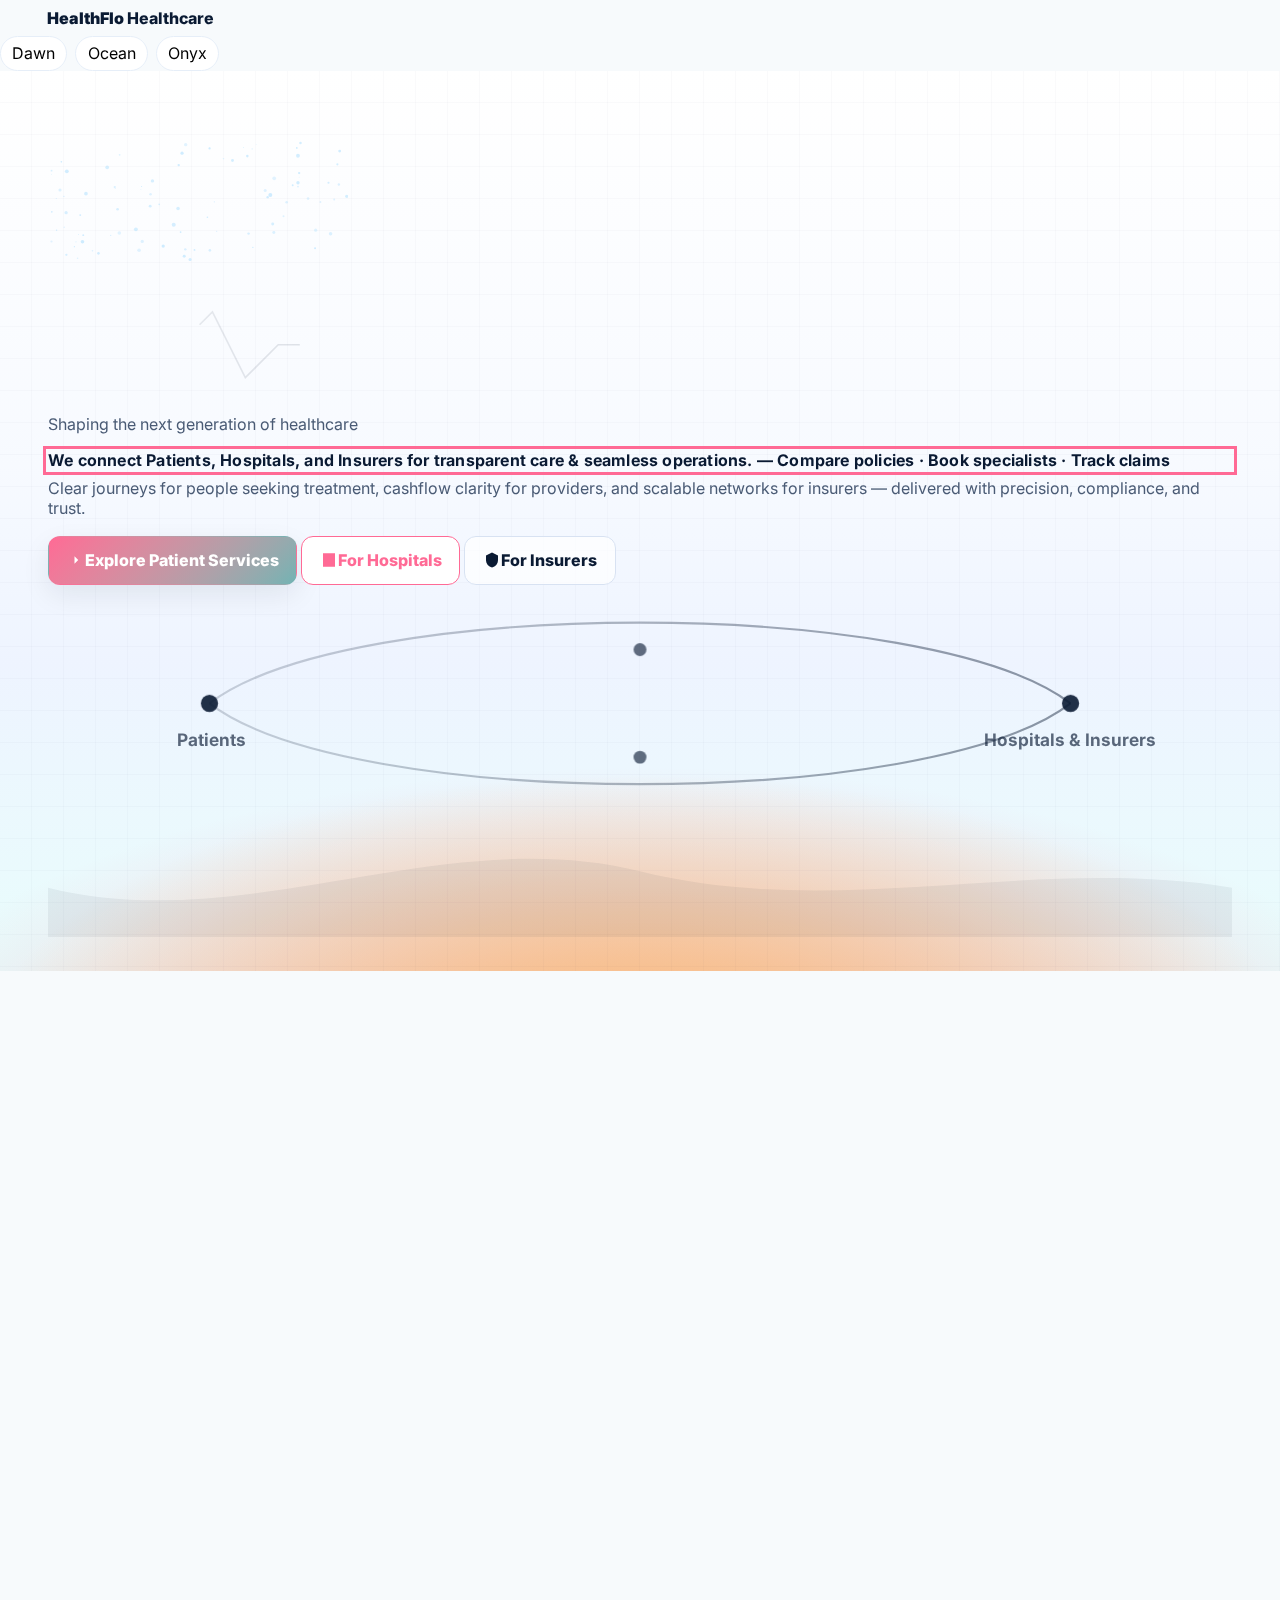
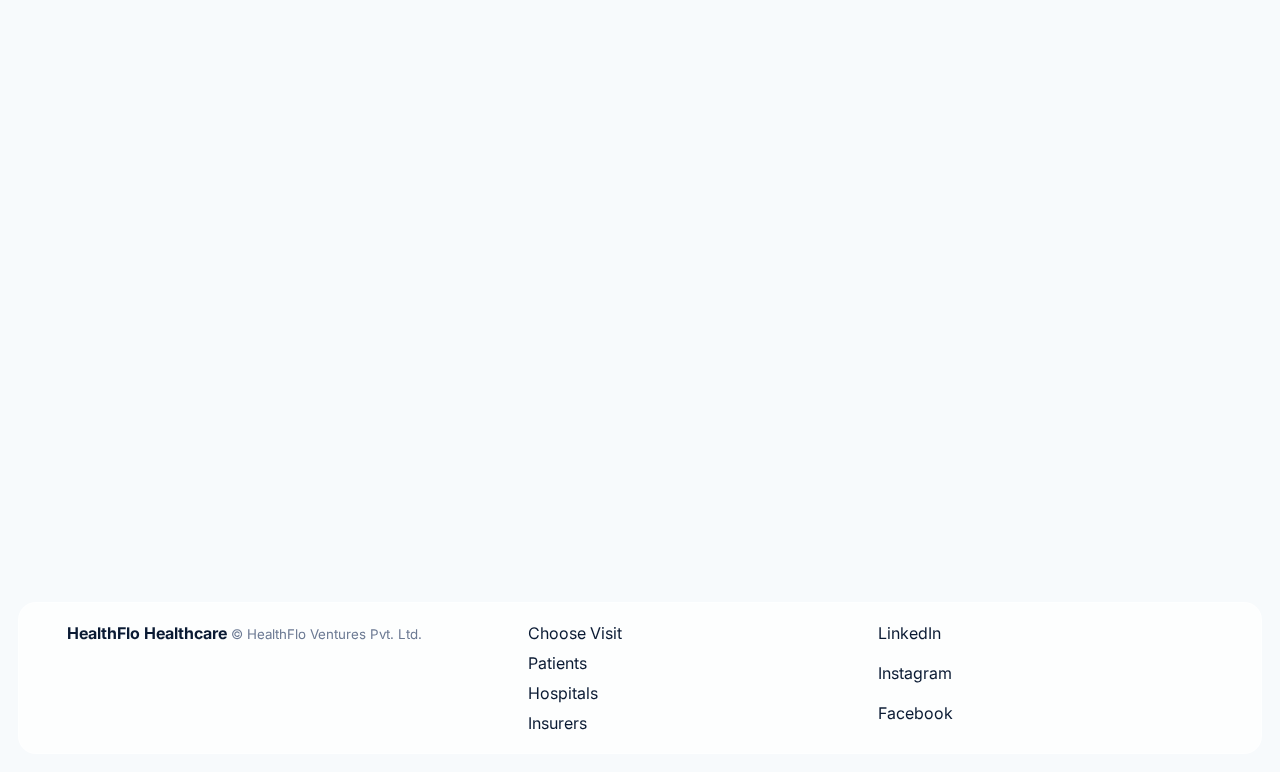
<file: index.html>
<!DOCTYPE html>
<html lang="en" class="no-js">
<head>
  <meta charset="utf-8" />
  <meta name="viewport" content="width=device-width,initial-scale=1,viewport-fit=cover" />
  <title>HealthFlo Healthcare — Marketplace & RCM</title>

  <!-- Fonts / Styles -->
  <link rel="preconnect" href="https://fonts.googleapis.com" />
  <link rel="preconnect" href="https://fonts.gstatic.com" crossorigin />
  <link href="https://fonts.googleapis.com/css2?family=Inter:wght@400;600;800&family=Manrope:wght@400;600;800&display=swap" rel="stylesheet" />
  <link rel="stylesheet" href="styles.css" />

  <meta name="theme-color" content="#0b1224" />
  <script>document.documentElement.classList.replace('no-js','js');</script>
</head>
<body class="theme-dawn">
  <!-- Background layers -->
  <div class="bg sun"></div>
  <div class="bg blend"></div>
  <div class="bg grid"></div>

  <!-- Includes (RELATIVE paths for GitHub Pages project sites) -->
  <div data-include="partials/header.html"></div>

  <!-- SPA outlet -->
  <main id="app" class="wrap" aria-live="polite">
    <noscript>
      <p style="padding:1rem;background:#1f2937;color:#fff;border-radius:12px">
        This site requires JavaScript. Please enable it to view the HealthFlo experience.
      </p>
    </noscript>
  </main>

  <div data-include="partials/footer.html"></div>

  <!-- Default route guard (so first load lands on Home) -->
  <script>
    (function () {
      if (!location.hash || location.hash === '#') {
        location.hash = '/home';
      }
    })();
  </script>

  <!-- App bootstrap (RELATIVE path) -->
  <script src="app.js" defer></script>
</body>
</html>
</file>
<file: styles.css>
/* =========================
   HealthFlo — Futuristic Landing v2
   Added: Cosmos theme, bigger choose cards, immersive slider,
   neon dash hover, blinking logo, richer animations, roomier layout
   ========================= */

/* Reset / base */
*,*::before,*::after{box-sizing:border-box}
html,body{margin:0;padding:0}
img,svg,video{max-width:100%;display:block}
button,input,select,textarea{font:inherit}
a{color:inherit;text-decoration:none}
:focus-visible{outline:3px solid var(--tone);outline-offset:2px}
html{scroll-behavior:smooth}

/* Tokens */
:root{
  --bg:#F7FAFC; --ink:#0A1A33; --sub:#4A5B75;
  --panel:rgba(255,255,255,.68); --glass-stroke:rgba(255,255,255,.55);
  --line:#E6EEF8; --soft:#F2F6FC;

  --blue:#0057FF; --teal:#00BFA6; --amber:#FFC107; --rose:#FF7A7A; --lime:#7ED957;

  --tone: var(--blue);
  --tone-soft: rgba(0,87,255,.08);

  --r-sm:12px; --r-md:16px; --r-lg:22px; --r-xl:28px;
  --sh1:0 10px 28px rgba(15,23,42,.08);
@@ -33,51 +33,53 @@ html{scroll-behavior:smooth}

/* THEME VARIANTS */
.theme-care{ --tone:#00BFA6; --tone-soft:rgba(0,191,166,.12) }
.theme-neon{ --tone:#7c5cff; --tone-soft:rgba(124,92,255,.14) }
.theme-dawn{ --tone:#FF6A95; --tone-soft:rgba(255,106,149,.12) }

/* NEW: COSMOS THEME — your requested token set */
.theme-cosmos{
  --bg: #050816;
  --ink: #f5f7fb;
  --sub: rgba(245,247,251,0.7);
  --panel: rgba(12,16,35,0.68);
  --glass-stroke: rgba(124,92,255,0.35);
  --line: rgba(124,92,255,0.25);
  --soft: rgba(124,92,255,0.10);
  --tone: #7c5cff;
  --tone-soft: rgba(124,92,255,.16);
}

/* Body / typography */
body{
  font-family: Inter, Manrope, system-ui, -apple-system, Segoe UI, Roboto, Noto Sans, Arial, sans-serif;
  color: var(--ink);
  background: var(--bg);
  overflow-x: hidden;
  scrollbar-width: none;
}
body::-webkit-scrollbar{display:none}
.wrap{max-width:1240px;margin-inline:auto;padding-inline:28px}
.main{padding-block:32px}
h1,h2,h3{margin:0 0 .5rem;line-height:1.2;letter-spacing:.2px}
h1{font-size:var(--fs-display)} h2{font-size: clamp(1.8rem, 2.8vw, 2.4rem)} h3{font-size: clamp(1.1rem, 1.8vw, 1.4rem)}
p{margin:.2rem 0 1.1rem;color:var(--sub)}
small{color:#6C7A93}
.center{text-align:center}
.spacer{flex:1}

/* Background layers (sunrise + gradient + subtle grid) */
.bg{position:fixed;inset:0;pointer-events:none;z-index:-3}
.bg.sun{
  background:
    radial-gradient(1200px 520px at 50% 110%, rgba(255,183,77,.75), rgba(255,183,77,0) 55%),
    radial-gradient(1400px 640px at 50% 120%, rgba(255,106,149,.65), rgba(255,106,149,0) 60%),
    linear-gradient(180deg, #ffffff 0%, #F7FAFF 44%, #EEF4FF 66%, #E8FDFC 100%);
  animation: driftSun 28s linear infinite alternate;
}
.theme-cosmos .bg.sun{
  background:
    radial-gradient(circle at 20% 20%, rgba(255, 90, 152, 0.20), transparent 55%),
    radial-gradient(circle at 80% 10%, rgba(90, 173, 255, 0.25), transparent 60%),
    radial-gradient(circle at 50% 80%, rgba(116, 255, 217, 0.20), transparent 60%),
    #050816;
  animation: breathe 20s ease-in-out infinite;
@@ -87,94 +89,100 @@ small{color:#6C7A93}
    radial-gradient(900px 320px at 12% 85%, rgba(0,191,166,.20), transparent 60%),
    radial-gradient(900px 320px at 88% 82%, rgba(0,87,255,.18), transparent 60%);
  mix-blend-mode: soft-light; z-index:-2;
  animation: breathe 18s ease-in-out infinite;
}
.theme-cosmos .bg.blend{background: none;}
.bg.grid{
  background-image:
    linear-gradient(transparent 31px, rgba(10,26,51,.06) 1px),
    linear-gradient(90deg, transparent 31px, rgba(10,26,51,.06) 1px);
  background-size:32px 32px; opacity:.35; z-index:-1;
}
.theme-cosmos .bg.grid{opacity:.18}

/* Glass morphism */
.glass{
  background: var(--panel);
  -webkit-backdrop-filter: blur(14px);
  backdrop-filter: blur(14px);
  border: 1px solid var(--glass-stroke);
  box-shadow: var(--sh1);
  border-radius: 18px;
}

/* Header / Nav */
.hdr{margin:18px auto 0; padding:0; position:sticky; top:14px; z-index:40; max-width:calc(1240px + 48px)}
.nav{display:grid;grid-template-columns:auto 1fr auto;align-items:center;gap:18px;padding:10px 24px}
.brand{display:flex;align-items:center;gap:.7rem;font-weight:800}
.brand__mark{width:36px;height:36px}
.brand__pulse{animation: brandBlink 2.6s ease-in-out infinite}
@keyframes brandBlink{0%,100%{filter:drop-shadow(0 0 0 rgba(124,92,255,.0))}50%{filter:drop-shadow(0 0 18px rgba(124,92,255,.7))}}
.brand__name{font-size:var(--fs-md)}
.menu__links{display:flex;gap:8px;list-style:none;margin:0;padding:0}
.menu__links--desktop{justify-content:center;margin-inline:24px}
.menu__links a{padding:.55rem .85rem;border-radius:999px;position:relative;transition:background .2s,color .2s;font-weight:600}
.menu__links a::after{
  content:""; position:absolute; left:10%; right:10%; bottom:6px; height:2px;
  background: linear-gradient(90deg, transparent 0, var(--tone) 15%, color-mix(in srgb, var(--tone) 40%, #fff) 50%, var(--tone) 85%, transparent 100%);
  transform: scaleX(0); transform-origin: center; opacity:.85;
  transition: transform .25s ease;
  background-size: 12px 2px; /* neon dash feel */
}
.menu__links a:hover{background:var(--soft);color:var(--tone)}
.menu__links a:hover::after{transform:scaleX(1)}
.menu__links--drawer a::after{display:none} /* inside drawer we keep it simple */

.nav__actions{display:flex;align-items:center;gap:16px;margin-left:auto;flex-wrap:wrap;justify-content:flex-end}
.theme-switch{display:flex;gap:8px}
.pill{border:1px solid var(--line);background:#fff;border-radius:999px;padding:.4rem .7rem;cursor:pointer;font-size:var(--fs-xs)}
.pill.is-active{border-color:var(--tone);box-shadow:0 0 0 3px var(--tone-soft)}
.theme-cosmos .pill{background:#0d1228;color:#f5f7fb;border-color:#2a2e52}

.menu__ctas{display:flex;gap:10px}
.btn{display:inline-flex;align-items:center;justify-content:center;padding:.85rem 1.1rem;border-radius:12px;border:1px solid transparent;font-weight:800;cursor:pointer}
.btn-primary{background:linear-gradient(135deg, var(--tone), color-mix(in srgb, var(--tone) 30%, #36D2C0)); color:#fff; box-shadow: var(--sh1)}
.btn-primary:hover{transform:translateY(-2px); box-shadow: var(--sh2)}
.btn-secondary{background:#fff;border-color:var(--tone);color:var(--tone)}
.btn-ghost{background:rgba(255,255,255,.7);border-color:#D8E2F2}

.nav__toggle{display:none;width:44px;height:44px;background:transparent;border:0;position:relative;justify-self:end}
.nav__toggle span{position:absolute;left:9px;right:9px;height:2px;background:currentColor;border-radius:2px;transition:transform .4s, opacity .25s}
.nav__toggle span:nth-child(1){top:13px}
.nav__toggle span:nth-child(2){top:21px}
.nav__toggle span:nth-child(3){top:29px}
.nav__toggle[aria-expanded="true"] span:nth-child(1){transform:translateY(8px) rotate(45deg)}
.nav__toggle[aria-expanded="true"] span:nth-child(2){opacity:0}
.nav__toggle[aria-expanded="true"] span:nth-child(3){transform:translateY(-8px) rotate(-45deg)}
.menu{display:none}
.menu__links--drawer{display:none}

@media (max-width:1000px){
  .hdr{padding-inline:16px;max-width:none}
  .nav{padding:12px 18px;border-radius:22px}
  .menu__links--desktop,
  .nav__actions{display:none}
  .menu{position:fixed;inset:auto 16px 16px 16px;background:var(--panel);border:1px solid var(--glass-stroke);
    border-radius:16px;box-shadow:var(--sh2);padding:14px;display:grid;gap:12px;transform:translateY(10px) scale(.98);
    opacity:0;pointer-events:none;transition:transform .28s, opacity .2s}
  .menu[data-open="true"]{transform:none;opacity:1;pointer-events:auto}
  .menu__links{display:none}
  .menu__links--drawer{display:flex;flex-direction:column;gap:10px}
  .menu__ctas{display:grid}
  .nav__toggle{display:inline-flex;margin-left:8px}
}

/* Hero */
.hero{padding:54px 0 12px}
.hero__grid{display:grid;grid-template-columns:1.1fr .9fr;gap:28px;align-items:center}
@media (max-width:1060px){ .hero__grid{grid-template-columns:1fr} }
.lead{font-size:var(--fs-lg);min-height:2.8rem}
.typed{color:color-mix(in srgb, var(--ink) 85%, #777 15%)}
.typed-caret{display:inline-block;width:10px;height:1.45rem;background:currentColor;margin-left:4px;transform:translateY(3px);opacity:.75;animation:blink 1s steps(1,end) infinite}
@keyframes blink{50%{opacity:0}}
.chips{display:flex;flex-wrap:wrap;gap:10px;margin:1rem 0 1.4rem}
.chip{background:var(--tone-soft);border:1px solid color-mix(in srgb, var(--tone) 30%, white);padding:.4rem .7rem;border-radius:999px;font-weight:700;color:#0B3A33}
.theme-cosmos .chip{color:#f5f7fb}

/* Hero network */
.hero__vis{position:relative;min-height:380px}
.network{width:100%;height:auto}
@@ -183,101 +191,109 @@ small{color:#6C7A93}
.links .l2{stroke:url(#n2);animation-duration:12s}
@keyframes dash{to{stroke-dashoffset:-640}}
.nodes .card{fill:#fff;stroke:#E6EEFF}
.theme-cosmos .nodes .card{fill:#0f1431;stroke:#2a2e52}
.nodes .title{font-family:Manrope,Inter,sans-serif;font-weight:800;font-size:14px;fill:#0B1A33}
.theme-cosmos .nodes .title{fill:#f5f7fb}
.nodes .meta{font-size:12px;fill:#586A87}
.theme-cosmos .nodes .meta{fill:#c6cae1}

/* Choose Visit — BIGGER + Blink */
.choose{padding:36px 0 18px}
.choose__title{font-size:var(--fs-xl);text-align:center;margin-bottom:16px}
.choose__grid{display:grid;grid-template-columns:repeat(3,1fr);gap:16px}
@media (max-width:1000px){ .choose__grid{grid-template-columns:1fr} }
.choose__card{
  display:grid;grid-template-columns:auto 1fr auto;align-items:center;gap:16px;
  padding:22px;border-radius:24px;background: var(--panel);border:1px solid var(--glass-stroke);
  -webkit-backdrop-filter: blur(16px); backdrop-filter: blur(16px); box-shadow: var(--sh1);
  transition: transform .18s, box-shadow .18s;
}
.choose__card:hover{transform:translateY(-3px); box-shadow: var(--sh2)}
.choose__icon{width:68px;height:68px;border-radius:18px;display:grid;place-items:center;background:linear-gradient(135deg,#E9FFF9,#EEF4FF);border:1px solid var(--line);font-size:32px}
.theme-cosmos .choose__icon{background:linear-gradient(135deg, rgba(124,92,255,.18), rgba(0,0,0,.2)); border-color:#2a2e52}
.choose__text strong{font-size:1.25rem}
.choose__text span{display:block;color:var(--sub);font-size:var(--fs-xs)}
.choose__go{font-weight:800;color:var(--tone);white-space:nowrap;justify-self:end}
.choose__card.blink{animation:blinkFocus 1.4s ease-in-out infinite}
@keyframes blinkFocus{0%,60%,100%{box-shadow:var(--sh1)}30%{box-shadow:0 0 0 8px color-mix(in srgb, var(--tone) 25%, transparent), var(--sh2)}}
.choose__hint{text-align:center;color:#5A6A86;margin-top:12px}

/* Sections & panels */
.section{padding:82px 0}
.section--muted{background:rgba(255,255,255,.5);border-top:1px solid var(--line);border-bottom:1px solid var(--line)}
.theme-cosmos .section--muted{background:rgba(12,16,35,.45)}
.section-head{max-width:680px;margin-bottom:22px}
.section-head p{color:var(--sub)}
.section-head.center{margin-inline:auto;text-align:center}
.panel .block + .block{margin-top:16px}
.block-group{display:grid;grid-template-columns:repeat(3,1fr);gap:16px}
@media (max-width:1000px){.block-group{grid-template-columns:1fr}}
.block{background:var(--panel);border:1px solid var(--glass-stroke);border-radius:18px;padding:20px;box-shadow: var(--sh1)}
.block-head h3{margin-bottom:8px}
.product-card{background:#fff;border:1px solid var(--line);border-radius:18px;padding:18px;box-shadow:var(--sh1);display:grid;gap:10px}
.product-card h4{margin:0;font-size:1.1rem}
.product-card p{margin:0;color:var(--ink)}
.product-card ul{margin:0;padding-left:1.1rem;color:var(--sub);display:grid;gap:6px;font-size:.95rem}
.theme-cosmos .product-card{background:#0e1431;border-color:#2a2e52;color:#f5f7fb;box-shadow:0 18px 44px rgba(0,0,0,.35)}
.theme-cosmos .product-card p{color:#f5f7fb}
.theme-cosmos .product-card ul{color:#c6cae1}

/* Sliders */
.slider{position:relative; padding:18px}
.slider__track{
  display:grid; grid-auto-flow:column; grid-auto-columns: min(86%, 520px);
  gap:14px; overflow-x:auto; scroll-snap-type:x mandatory; scroll-padding-inline:8px;
  -webkit-overflow-scrolling: touch; padding:8px;
  scrollbar-width:none;
}
.slider__track::-webkit-scrollbar{display:none}
.slider--metrics .slider__track{grid-auto-columns:min(280px, 88%)}
.slider--products .slider__track{grid-auto-columns:min(360px, 88%)}
.slide{scroll-snap-align:center}
.bigcard{
  border:1px solid var(--line); border-radius:22px; padding:18px; background:#fff; box-shadow: var(--sh1);
  display:grid; gap:10px; min-height:180px;
  background-image: radial-gradient(160px 60px at 20% 0%, rgba(0,0,0,.04), transparent 60%);
}
.theme-cosmos .bigcard{background:#0e1431;border-color:#2a2e52;color:#f5f7fb;box-shadow:0 18px 44px rgba(0,0,0,.35)}
.slider__btn{
  position:absolute;top:50%;transform:translateY(-50%); width:42px;height:42px;border-radius:999px;
  background:#fff;border:1px solid var(--line);box-shadow:var(--sh1); cursor:pointer; font-size:22px; font-weight:800;
}
.slider__btn:hover{transform:translateY(-50%) scale(1.05)}
.slider__btn.prev{left:-6px} .slider__btn.next{right:-6px}
.theme-cosmos .slider__btn{background:#111739;border-color:#2a2e52;color:#f5f7fb}

/* Metrics */
.metric-card{display:flex;gap:14px;align-items:center;background:#fff;border:1px solid var(--line);border-radius:18px;padding:18px;box-shadow:var(--sh1);min-height:120px}
.theme-cosmos .metric-card{background:#0e1431;border-color:#2a2e52;color:#f5f7fb}
.metric-card__icon{width:48px;height:48px;border-radius:14px;display:grid;place-items:center;background:linear-gradient(135deg,#E6FFF7,#EEF4FF);border:1px solid var(--line);font-size:22px}
.theme-cosmos .metric-card__icon{background:linear-gradient(135deg, rgba(124,92,255,.22), rgba(14,20,49,.62)); border-color:#2a2e52}
.metric-card strong{font-size:1.6rem}
.metric-card small{display:block;color:var(--sub)}
.theme-cosmos .metric-card small{color:#c6cae1}

/* Compare / Packages */
.compare-grid{display:grid;gap:12px}
.compare-row{display:grid;grid-template-columns: 200px 1fr 300px;gap:14px;background:#fff;border:1px solid var(--line);border-radius:16px;padding:16px;position:relative;overflow:hidden}
.theme-cosmos .compare-row{background:#0e1431;border-color:#2a2e52;color:#f5f7fb}
.compare-row::after{content:"";position:absolute;inset:0 -120%;background:linear-gradient(90deg,transparent, color-mix(in srgb, var(--tone) 15%, #fff), transparent);transform:translateX(-60%);opacity:0;transition:opacity .2s}
.compare-row:hover::after{opacity:1;transform:translateX(60%);transition:transform .9s cubic-bezier(.2,.8,.2,1)}
.plan-badge{align-self:center;font-weight:800;font-size:.92rem;background:var(--tone-soft);border:1px solid color-mix(in srgb, var(--tone) 30%, white);padding:.35rem .6rem;border-radius:999px}
.plan-specs{list-style:none;margin:0;padding:0;display:flex;flex-wrap:wrap;gap:10px 18px}
.plan-cta{display:flex;align-items:center;gap:10px;justify-content:flex-end}
.plan-price{margin-right:auto;color:#415774}
.theme-cosmos .plan-price{color:#c6cae1}
@media (max-width:980px){ .compare-row{grid-template-columns:1fr} .plan-cta{justify-content:flex-start} }

.package-grid{display:grid;grid-template-columns:repeat(3,1fr);gap:14px}
@media (max-width:980px){.package-grid{grid-template-columns:repeat(2,1fr)}}
@media (max-width:640px){.package-grid{grid-template-columns:1fr}}
.package-card{border:1px solid var(--line);border-radius:16px;padding:16px;transition:transform .18s, box-shadow .18s;background:#fff}
.theme-cosmos .package-card{background:#0e1431;border-color:#2a2e52;color:#f5f7fb}
.package-card:hover{transform:translateY(-3px);box-shadow:var(--sh2)}
.package-card header{display:flex;align-items:baseline;justify-content:space-between;gap:10px}
.package-card ul{margin:10px 0;padding-left:1rem}
.package-card details summary{cursor:pointer;color:#5A6A86}
.theme-cosmos .package-card details summary{color:#c6cae1}
.package-cta{display:flex;gap:10px;flex-wrap:wrap}
@@ -331,40 +347,37 @@ small{color:#6C7A93}
.logo{background:#fff;border:1px solid var(--line);border-radius:14px;padding:10px 14px;color:#516180;box-shadow:var(--sh1)}
.theme-cosmos .logo{background:#0e1431;border-color:#2a2e52;color:#c6cae1}
.contact__grid{display:flex;flex-wrap:wrap;gap:12px;justify-content:center}

/* Footer */
.ftr{margin:18px; padding:20px; border:1px solid var(--glass-stroke); border-radius:18px; background:var(--panel); -webkit-backdrop-filter: blur(14px); backdrop-filter: blur(14px)}
.ftr__grid{display:grid;grid-template-columns:1.2fr .9fr .9fr;gap:14px}
@media (max-width:980px){.ftr__grid{grid-template-columns:1fr}}
.ftr__links,.ftr__social{list-style:none;margin:0;padding:0;display:grid;gap:10px}
.ftr__bar{display:flex;flex-wrap:wrap;gap:12px;align-items:center;justify-content:space-between;margin-top:18px;color:var(--sub)}

/* AI Guide button */
.aiguide{
  position:fixed;right:18px;bottom:18px;width:52px;height:52px;border-radius:999px;
  border:1px solid var(--glass-stroke); background: var(--panel); backdrop-filter: blur(10px);
  box-shadow: var(--sh2); font-weight:800; cursor:pointer;
  animation: guidePulse 2.4s ease-in-out infinite;
}
@keyframes guidePulse{0%,100%{box-shadow:0 0 0 0 rgba(0,0,0,0)}50%{box-shadow:0 0 0 10px var(--tone-soft)}}

/* Reveal */
[data-animate]{opacity:0;transform:translateY(16px);transition:opacity .45s cubic-bezier(.2,.8,.2,1), transform .45s cubic-bezier(.2,.8,.2,1)}
[data-animate="in"]{opacity:1;transform:none}

/* Mode visibility */
body[data-mode="patient"] #patients,
body[data-mode="hospital"] #hospitals,
body[data-mode="insurer"] #insurers{display:block}
.panel[hidden]{display:none}

/* Animations */
@keyframes driftSun{from{transform:translateY(0)}to{transform:translateY(-18px)}}
@keyframes breathe{0%,100%{opacity:.65}50%{opacity:1}}

/* Reduced motion */
@media (prefers-reduced-motion: reduce){
  html{scroll-behavior:auto}
  .typed-caret,.links .l1,.links .l2,.links .l3,.choose__card.blink,.bg.sun,.bg.blend,.brand__pulse,.aiguide{animation:none}
  [data-animate]{transition:none;opacity:1;transform:none}
}
</file>
